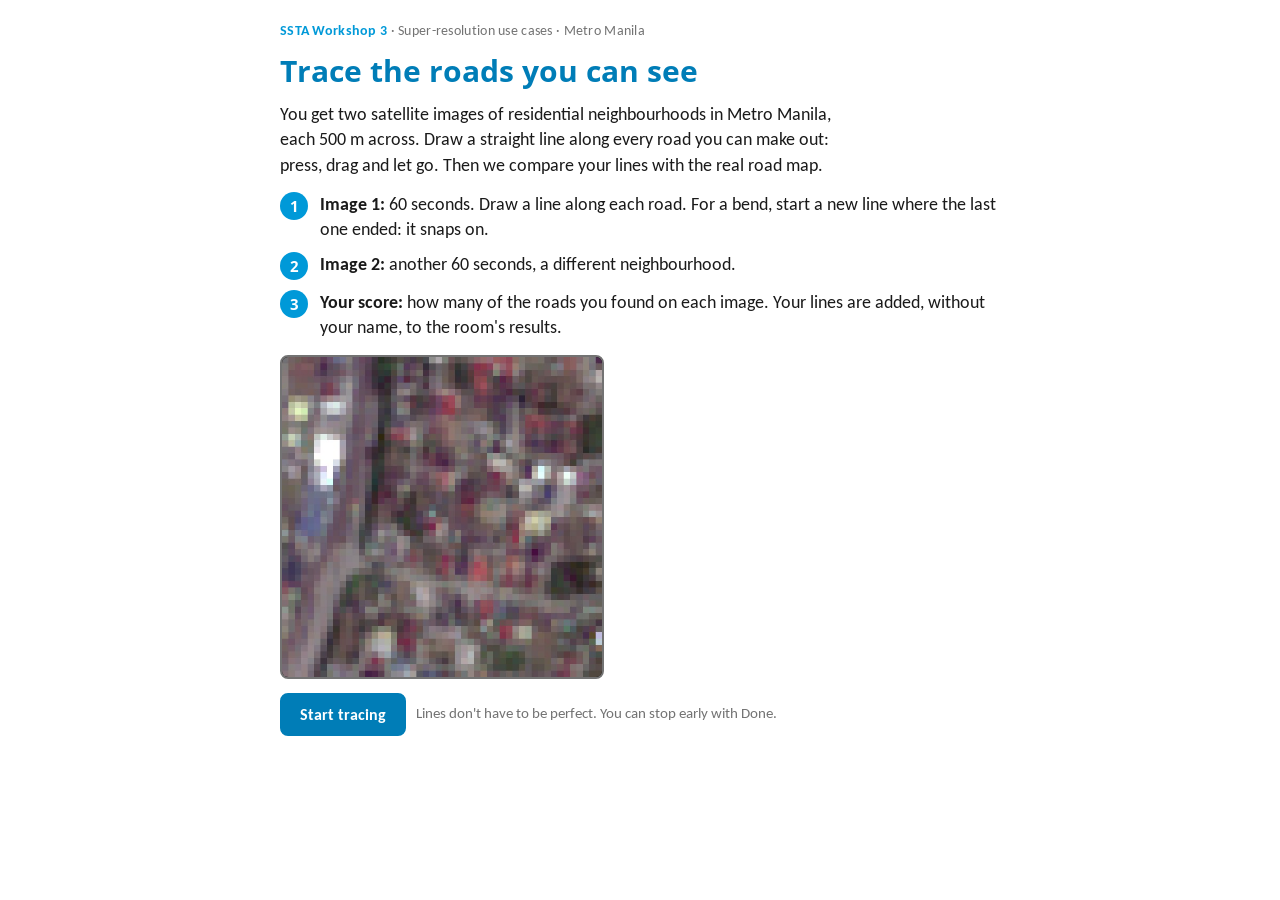
<file: index.html>
<!doctype html>
<html lang="en">
<head>
<meta charset="utf-8">
<meta name="viewport" content="width=device-width,initial-scale=1,viewport-fit=cover">
<title>Trace the Roads · SSTA Workshop 3</title>
<link rel="preconnect" href="https://fonts.googleapis.com">
<link rel="stylesheet" href="https://fonts.googleapis.com/css2?family=Carlito:wght@400;700&family=Open+Sans:wght@700&display=swap">
<link rel="stylesheet" href="style.css">
<style>body { margin: 0; }</style>
</head>
<body>
<div class="wrap">
  <section id="intro">
    <div style="display:flex;flex-direction:column;gap:14px">
      <div class="eyebrow"><b>SSTA Workshop 3</b> · Super-resolution use cases · Metro Manila</div>
      <h1>Trace the roads you can see</h1>
      <p>You get two satellite images of residential neighbourhoods in Metro Manila, each 500 m across. Draw a straight line along every road you can make out: press, drag and let go. Then we compare your lines with the real road map.</p>
      <ol class="steps">
        <li><span><b>Image 1:</b> 60 seconds. Draw a line along each road. For a bend, start a new line where the last one ended: it snaps on.</span></li>
        <li><span><b>Image 2:</b> another 60 seconds, a different neighbourhood.</span></li>
        <li><span><b>Your score:</b> how many of the roads you found on each image. Your lines are added, without your name, to the room's results.</span></li>
      </ol>
      <div class="stage s2" style="max-width:320px"><img id="introImg" alt="Example: a Sentinel-2 image of Metro Manila, enlarged"></div>
      <div class="bar"><button class="go" id="start">Start tracing</button><span class="muted">Lines don't have to be perfect. You can stop early with Done.</span></div>
    </div>
  </section>

  <section id="trace" hidden>
    <div style="display:flex;flex-direction:column;gap:12px">
      <div class="tag"><strong id="tStep">Image 1 of 2</strong><span class="chip" id="tChip"></span></div>
      <div class="stage" id="tStage"><img id="tImg" alt=""><canvas id="tCan" width="600" height="600" aria-label="Drawing area: press, drag and release to draw a straight line along a road"></canvas>
        <div class="scale"><i></i><span>100 m</span></div></div>
      <div class="bar">
        <div class="timer"><div class="track"><b id="tBar"></b></div><span id="tSec">60 s</span></div>
        <button id="undo">Undo</button><button id="clear">Clear</button><button class="go" id="done">Done</button>
      </div>
    </div>
  </section>

  <section id="result" hidden>
    <div style="display:flex;flex-direction:column;gap:16px">
      <div class="eyebrow"><b>Your score</b></div>
      <h2 id="rHead"></h2>
      <div class="cards">
        <div class="card s2"><span class="chip s2" style="align-self:flex-start">Sentinel-2 · 10 m</span><span class="big" id="rBlur"></span><span>of the roads found</span><span class="muted" id="rBlurP"></span></div>
        <div class="card sr"><span class="chip sr" style="align-self:flex-start">Super-resolved · 2.5 m</span><span class="big" id="rSharp"></span><span>of the roads found</span><span class="muted" id="rSharpP"></span></div>
      </div>
      <p>Both images come from the same free Sentinel-2 satellite. The second was super-resolved by our model before you traced it. Below, your lines are drawn on a real high-resolution image of each neighbourhood.</p>
      <div class="legend"><span style="--c:var(--yours)">your lines</span><span style="--c:var(--found)">roads you found</span><span style="--c:var(--missed)">roads you missed</span></div>
      <div class="pair">
        <figure><div class="stage real"><img id="rImg0" alt=""><canvas id="rCan0" width="600" height="600"></canvas></div><figcaption id="rCap0"></figcaption></figure>
        <figure><div class="stage real"><img id="rImg1" alt=""><canvas id="rCan1" width="600" height="600"></canvas></div><figcaption id="rCap1"></figcaption></figure>
      </div>
      <p class="small" id="sent"></p>
      <p class="small">A road counts as found when one of your lines runs within 12 m of it. Driveways and footpaths are left out. Roads: © OpenStreetMap contributors. Real images: Google satellite imagery, averaged to 2.5 m. Sentinel-2: contains modified Copernicus Sentinel data 2025.</p>
      <div class="bar"><button id="again">Trace again</button></div>
    </div>
  </section>
</div>
<script src="areas.js"></script>
<script src="config.js"></script>
<script src="score.js"></script>
<script>
const SECONDS = 60, SNAP = 14, MINLEN = 6;
let plan, cur, strokes = [], active = null, timer, left = 0, results, attempt = 0;
const $ = id => document.getElementById(id);
$("introImg").src = AREAS.A.img.blurry;
let uid; try { uid = localStorage.getItem("ssta-uid"); if (!uid) { uid = Math.random().toString(36).slice(2, 10); localStorage.setItem("ssta-uid", uid); } } catch (e) { uid = Math.random().toString(36).slice(2, 10); }

function newPlan() {
  const first = Math.random() < 0.5 ? "A" : "B";
  return [{ area: first, kind: "blurry" }, { area: first === "A" ? "B" : "A", kind: "sharp" }];
}
function show(id) { for (const s of ["intro", "trace", "result"]) $(s).hidden = s !== id; window.scrollTo(0, 0); }
function begin(i) {
  cur = i; strokes = []; active = null;
  const p = plan[i], s2 = p.kind === "blurry";
  $("tStep").textContent = `Image ${i + 1} of 2`;
  $("tChip").textContent = s2 ? "Sentinel-2 · 10 m pixels, enlarged" : "Super-resolved · 2.5 m pixels";
  $("tChip").className = "chip " + (s2 ? "s2" : "sr");
  $("tStage").className = "stage " + (s2 ? "s2" : "sr");
  $("tImg").src = AREAS[p.area].img[p.kind]; $("tImg").alt = $("tChip").textContent;
  redraw(); left = SECONDS; tick();
  clearInterval(timer); timer = setInterval(() => { left -= 1; tick(); if (left <= 0) finish(); }, 1000);
  show("trace");
}
function tick() { $("tSec").textContent = `${Math.max(left, 0)} s`; $("tBar").style.width = `${100 * Math.max(left, 0) / SECONDS}%`; }
function finish() {
  clearInterval(timer);
  if (active) { if (Math.hypot(active[1][0] - active[0][0], active[1][1] - active[0][1]) >= MINLEN) strokes.push(active); active = null; }
  plan[cur].strokes = strokes;
  if (cur === 0) begin(1); else score();
}
// Straight lines: press = start, drag = preview, release = end. Ends snap to the ends of earlier lines.
const can = $("tCan"), ctx = can.getContext("2d");
function pos(e) { const r = can.getBoundingClientRect(); return [(e.clientX - r.left) * 600 / r.width, (e.clientY - r.top) * 600 / r.height]; }
const clampP = p => [Math.min(600, Math.max(0, p[0])), Math.min(600, Math.max(0, p[1]))];
function snap(p) {
  let best = null, bd = SNAP;
  for (const s of strokes) for (const q of s) { const d = Math.hypot(p[0] - q[0], p[1] - q[1]); if (d < bd) { bd = d; best = q; } }
  return best ? [best[0], best[1]] : p;
}
can.addEventListener("pointerdown", e => { if (left <= 0) return; e.preventDefault(); can.setPointerCapture(e.pointerId);
  const p = snap(clampP(pos(e))); active = [p, p]; redraw(); });
can.addEventListener("pointermove", e => { if (!active) return; active[1] = clampP(pos(e)); redraw(); });
can.addEventListener("pointerup", () => { if (!active) return; const end = snap(active[1]);
  if (Math.hypot(end[0] - active[0][0], end[1] - active[0][1]) >= MINLEN) strokes.push([active[0], end]);
  active = null; redraw(); });
can.addEventListener("pointercancel", () => { active = null; redraw(); });
function redraw() {
  ctx.clearRect(0, 0, 600, 600);
  const all = strokes.concat(active ? [active] : []);
  for (const s of all) { polyline(ctx, s, "rgba(0,0,0,.6)", 8); polyline(ctx, s, css("--trace"), 4); }
  ctx.fillStyle = css("--trace"); ctx.strokeStyle = "rgba(0,0,0,.6)"; ctx.lineWidth = 2;
  for (const s of all) for (const q of s) { ctx.beginPath(); ctx.arc(q[0], q[1], 5, 0, 7); ctx.fill(); ctx.stroke(); }
}
$("undo").onclick = () => { strokes.pop(); redraw(); };
$("clear").onclick = () => { strokes = []; redraw(); };
$("done").onclick = finish;
$("start").onclick = $("again").onclick = () => { plan = newPlan(); attempt += 1; begin(0); };

function send(rs) {
  if (!ENDPOINT) { $("sent").textContent = ""; return; }
  const body = JSON.stringify({ session: SESSION, id: uid, attempt, plan: rs.map(r => ({ area: r.area, kind: r.kind,
    recall: +r.recall.toFixed(4), precision: r.precision === null ? null : +r.precision.toFixed(4),
    lines: r.strokes.map(s => s.flat().map(Math.round)) })) });
  $("sent").textContent = "Sending your lines to the room…";
  const go = k => fetch(ENDPOINT, { method: "POST", mode: "no-cors", headers: { "Content-Type": "text/plain;charset=utf-8" }, body, keepalive: true })
    .then(() => { $("sent").textContent = "Your lines were added to the room's results."; })
    .catch(() => { if (k < 3) setTimeout(() => go(k + 1), 2000 * (k + 1)); else $("sent").textContent = "Could not reach the results board. Your score above still counts."; });
  go(0);
}
function score() {
  results = plan.map(p => ({ ...p, ...evaluate(p.area, p.strokes) }));
  const [b, s] = results;
  $("rBlur").textContent = pct(b.recall); $("rSharp").textContent = pct(s.recall);
  const prec = r => r.precision === null ? "You drew no lines." : `${pct(r.precision)} of your lines were on a real road.`;
  $("rBlurP").textContent = prec(b); $("rSharpP").textContent = prec(s);
  const ratio = b.recall > 0.005 ? s.recall / b.recall : null;
  $("rHead").textContent = s.recall > b.recall
    ? (ratio && ratio >= 1.5 ? `You found ${ratio.toFixed(1)} times as many roads on the super-resolved image` : "You found more roads on the super-resolved image")
    : "You found as many roads on the blurry image. Try again, slowly?";
  results.forEach((r, i) => {
    $("rImg" + i).src = AREAS[r.area].img.real; $("rImg" + i).alt = "Real high-resolution image of the same neighbourhood";
    $("rCap" + i).innerHTML = `<b>Traced on ${r.kind === "blurry" ? "Sentinel-2" : "the super-resolved image"}</b> · drawn on the real image`;
    const c = $("rCan" + i).getContext("2d"); c.clearRect(0, 0, 600, 600);
    const shown = r.segs.filter(([, , ok, m]) => m || ok);   // outlines first, then colours, so the pieces join up
    for (const [p, q, ok] of shown) polyline(c, [p, q], "rgba(0,0,0,.45)", ok ? 9 : 5);
    for (const [p, q, ok] of shown) polyline(c, [p, q], ok ? css("--found") : css("--missed"), ok ? 6 : 3);
    for (const st of r.strokes) { polyline(c, st, "rgba(0,0,0,.6)", 5); polyline(c, st, css("--yours"), 2.5); }
  });
  show("result"); send(results);
}
</script>
</body>
</html>
</file>
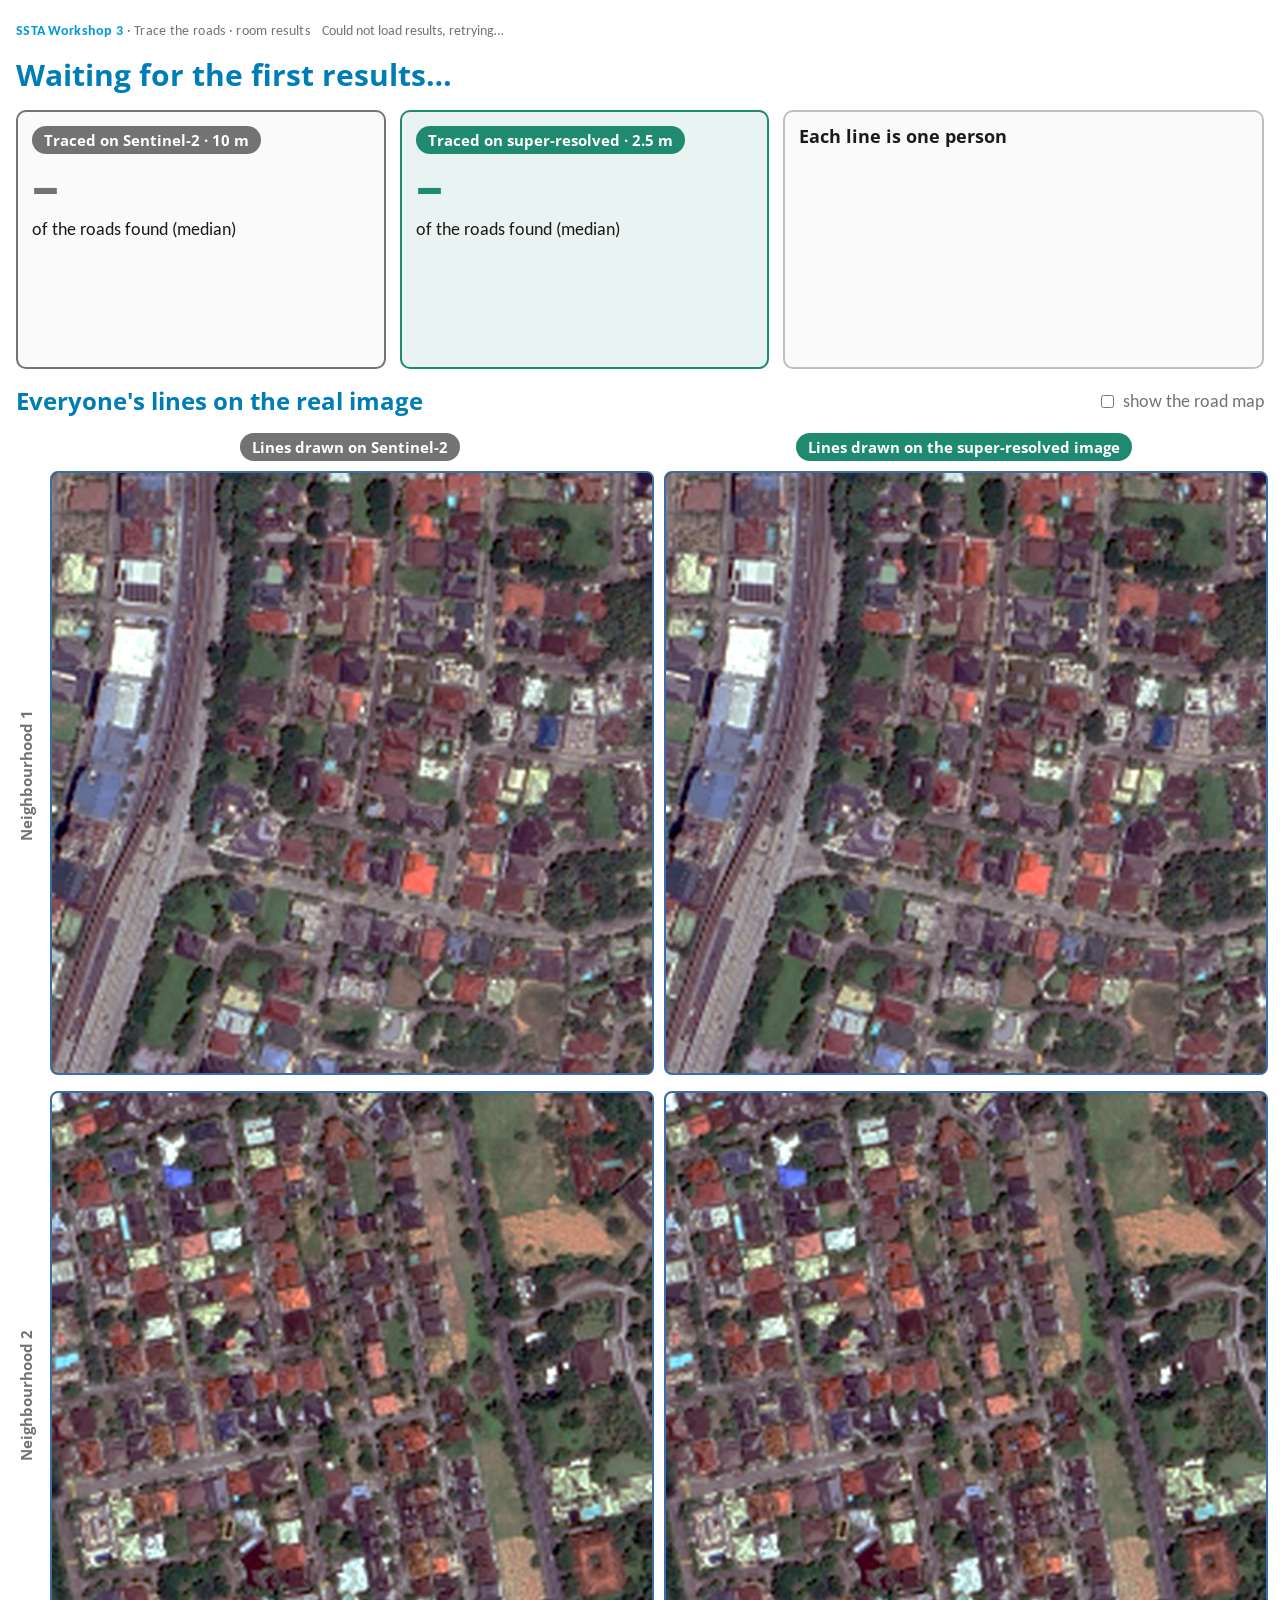
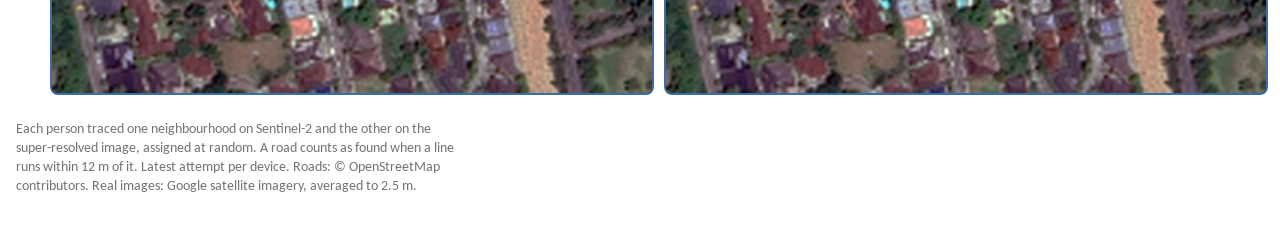
<file: results.html>
<!doctype html>
<html lang="en">
<head>
<meta charset="utf-8">
<meta name="viewport" content="width=device-width,initial-scale=1,viewport-fit=cover">
<title>Room Results · Trace the Roads</title>
<link rel="preconnect" href="https://fonts.googleapis.com">
<link rel="stylesheet" href="https://fonts.googleapis.com/css2?family=Carlito:wght@400;700&family=Open+Sans:wght@700&display=swap">
<link rel="stylesheet" href="style.css">
<style>
body { margin: 0; }
.top { display: grid; grid-template-columns: minmax(0, 1fr) minmax(0, 1fr) minmax(0, 1.3fr); gap: 14px; }
.card .big { font-size: 3.4rem; }
.card.n .big { color: var(--title); }
.maps { display: grid; grid-template-columns: auto minmax(0, 1fr) minmax(0, 1fr); gap: 10px 14px; align-items: center; }
.maps .rowlab { writing-mode: vertical-rl; transform: rotate(180deg); font: 700 .95rem var(--head); color: var(--muted); }
.maps .collab { text-align: center; }
.stage.map { max-width: none; }
svg text { font-family: var(--body); }
.status { display: flex; flex-wrap: wrap; gap: 12px; align-items: center; }
.demo { background: var(--trace); color: #000; font-weight: 700; padding: 2px 10px; border-radius: 6px; }
label { display: inline-flex; gap: 6px; align-items: center; color: var(--muted); }
@media (max-width: 900px) { .top { grid-template-columns: 1fr 1fr; } .top .slope { grid-column: 1 / -1; } }
@media (max-width: 560px) { .top { grid-template-columns: 1fr; } .maps { grid-template-columns: minmax(0, 1fr) minmax(0, 1fr); } .maps .rowlab, .maps .sp { display: none; } }
</style>
</head>
<body>
<div class="wrap wide">
  <div class="status"><span class="eyebrow"><b>SSTA Workshop 3</b> · Trace the roads · room results</span><span class="demo" id="demo" hidden>Demo data</span>
    <span class="small" id="stamp"></span></div>
  <h1 id="head">Waiting for the first results…</h1>
  <div class="top">
    <div class="card s2"><span class="chip s2" style="align-self:flex-start">Traced on Sentinel-2 · 10 m</span><span class="big" id="mS2">–</span><span>of the roads found (median)</span></div>
    <div class="card sr"><span class="chip sr" style="align-self:flex-start">Traced on super-resolved · 2.5 m</span><span class="big" id="mSR">–</span><span>of the roads found (median)</span></div>
    <div class="card slope"><h3 id="slopeHead">Each line is one person</h3><svg id="slope" viewBox="0 0 420 190" role="img" aria-label="Share of roads found by each person on Sentinel-2 and on the super-resolved image"></svg></div>
  </div>
  <div class="bar"><h2 style="flex:1 1 auto">Everyone's lines on the real image</h2>
    <label><input type="checkbox" id="osm"> show the road map</label></div>
  <div class="maps" id="maps">
    <span class="sp"></span><div class="collab"><span class="chip s2">Lines drawn on Sentinel-2</span></div><div class="collab"><span class="chip sr">Lines drawn on the super-resolved image</span></div>
  </div>
  <p class="small">Each person traced one neighbourhood on Sentinel-2 and the other on the super-resolved image, assigned at random. A road counts as found when a line runs within 12 m of it. Latest attempt per device. Roads: © OpenStreetMap contributors. Real images: Google satellite imagery, averaged to 2.5 m.</p>
</div>
<script src="areas.js"></script>
<script src="config.js"></script>
<script src="score.js"></script>
<script>
const $ = id => document.getElementById(id);
const DEMO = !ENDPOINT || new URLSearchParams(location.search).has("demo");
const AREA_NAME = { A: "Neighbourhood 1", B: "Neighbourhood 2" };
const cans = {};
for (const a of ["A", "B"]) {
  const lab = document.createElement("span"); lab.className = "rowlab"; lab.textContent = AREA_NAME[a]; $("maps").appendChild(lab);
  for (const k of ["blurry", "sharp"]) {
    const f = document.createElement("figure");
    f.innerHTML = `<div class="stage real map"><img alt="Real high-resolution image, ${AREA_NAME[a]}" src="${AREAS[a].img.real}"><canvas width="600" height="600"></canvas></div><figcaption></figcaption>`;
    $("maps").appendChild(f); cans[a + k] = { c: f.querySelector("canvas"), cap: f.querySelector("figcaption") };
  }
}
function demoRows(n = 24) {   // simulated room: road pieces found with lower odds on Sentinel-2
  const rows = [];
  for (let i = 0; i < n; i++) {
    const first = i % 2 ? "A" : "B", plan = [{ area: first, kind: "blurry" }, { area: first === "A" ? "B" : "A", kind: "sharp" }];
    for (const p of plan) {
      const odds = p.kind === "blurry" ? 0.08 + 0.12 * Math.random() : 0.35 + 0.3 * Math.random();
      const j = () => (Math.random() - .5) * (p.kind === "blurry" ? 22 : 8);
      p.lines = AREAS[p.area].roads.filter(r => r.m && Math.random() < odds).map(r => [r.p[0][0] + j(), r.p[0][1] + j(), r.p.at(-1)[0] + j(), r.p.at(-1)[1] + j()]);
      if (p.kind === "blurry") for (let k = 0; k < 4; k++) p.lines.push([600 * Math.random(), 600 * Math.random(), 600 * Math.random(), 600 * Math.random()].map(Math.round));
    }
    rows.push({ id: "demo" + i, attempt: 1, plan });
  }
  return rows;
}
let rows = [];
async function load() {
  if (DEMO) { if (!rows.length) rows = demoRows(); return; }
  const r = await fetch(`${ENDPOINT}?session=${encodeURIComponent(SESSION)}&t=${Date.now()}`);
  rows = await r.json();
}
const median = a => { if (!a.length) return null; const s = [...a].sort((x, y) => x - y), m = s.length >> 1; return s.length % 2 ? s[m] : (s[m - 1] + s[m]) / 2; };
function render() {
  const latest = new Map(); for (const r of rows) latest.set(r.id, r);         // rows arrive in time order: keep each device's last attempt
  const people = [...latest.values()].filter(r => Array.isArray(r.plan) && r.plan.length === 2).map(r => {
    const p = r.plan.map(q => { const lines = (q.lines || []).map(l => [[l[0], l[1]], [l[2], l[3]]]); return { ...q, lines, recall: evaluate(q.area, lines).recall }; });
    return { b: p.find(q => q.kind === "blurry"), s: p.find(q => q.kind === "sharp") };
  }).filter(x => x.b && x.s);
  const n = people.length;
  $("demo").hidden = !DEMO;
  $("stamp").textContent = DEMO ? "Preview with simulated people. Add the results link in config.js for the real room." : `Session "${SESSION}" · updated ${new Date().toLocaleTimeString()}`;
  if (!n) { $("head").textContent = "Waiting for the first results…"; return; }
  const mb = median(people.map(x => x.b.recall)), ms = median(people.map(x => x.s.recall));
  const more = people.filter(x => x.s.recall > x.b.recall).length;
  $("mS2").textContent = pct(mb); $("mSR").textContent = pct(ms);
  $("head").textContent = mb > 0.005 && ms / mb >= 1.5
    ? `${n} people traced: they found ${(ms / mb).toFixed(1)} times as many roads on the super-resolved image`
    : `${n} people traced: ${more} of them found more roads on the super-resolved image`;
  $("slopeHead").textContent = `${more} of ${n} found more roads on the super-resolved image`;
  // slope chart
  const W = 420, H = 190, x0 = 110, x1 = 310, y = v => 170 - 150 * v, g = [];
  for (const v of [0, .5, 1]) g.push(`<line x1="${x0 - 10}" x2="${x1 + 10}" y1="${y(v)}" y2="${y(v)}" stroke="#e6e6e6"/><text x="${x0 - 16}" y="${y(v) + 5}" text-anchor="end" font-size="14" fill="#737373">${v * 100}%</text>`);
  g.push(`<text x="${x0}" y="188" text-anchor="middle" font-size="14" fill="#737373">Sentinel-2</text><text x="${x1}" y="188" text-anchor="middle" font-size="14" fill="#1f8a70">Super-resolved</text>`);
  for (const p of people) g.push(`<line x1="${x0}" y1="${y(p.b.recall)}" x2="${x1}" y2="${y(p.s.recall)}" stroke="${p.s.recall > p.b.recall ? "#1f8a70" : "#bfbfbf"}" stroke-opacity=".55" stroke-width="2"/>`
    + `<circle cx="${x0}" cy="${y(p.b.recall)}" r="4" fill="#737373"/><circle cx="${x1}" cy="${y(p.s.recall)}" r="4" fill="#1f8a70"/>`);
  g.push(`<line x1="${x0}" y1="${y(mb)}" x2="${x1}" y2="${y(ms)}" stroke="#007db7" stroke-width="5"/><text x="${x1 + 14}" y="${y(ms) + 5}" font-size="14" font-weight="700" fill="#007db7">median</text>`);
  $("slope").innerHTML = g.join("");
  // overlays
  const showRoads = $("osm").checked;
  for (const a of ["A", "B"]) for (const k of ["blurry", "sharp"]) {
    const { c, cap } = cans[a + k], ctx = c.getContext("2d"); ctx.clearRect(0, 0, 600, 600);
    if (showRoads) for (const r of AREAS[a].roads) if (r.m) polyline(ctx, r.p, "rgba(233,83,43,.85)", 3);
    const here = people.map(x => x.b.area === a && k === "blurry" ? x.b : x.s.area === a && k === "sharp" ? x.s : null).filter(Boolean);
    const alpha = Math.max(.12, Math.min(.6, 3 / Math.max(1, here.length)));
    for (const q of here) for (const l of q.lines) { polyline(ctx, l, `rgba(0,0,0,${alpha * .6})`, 6); polyline(ctx, l, `rgba(253,181,21,${alpha + .2})`, 3); }
    cap.innerHTML = here.length ? `<b>${here.length} people</b> · median ${pct(median(here.map(q => q.recall)))} of the roads found` : "nobody yet";
  }
}
$("osm").onchange = render;
async function cycle() { try { await load(); render(); } catch (e) { $("stamp").textContent = "Could not load results, retrying…"; } }
cycle(); if (!DEMO) setInterval(cycle, 5000);
</script>
</body>
</html>
</file>
<file: style.css>
/* SSTA workshop look: white page, ADB-blue Segoe UI headings, Calibri body, light-grey rounded cards,
   green = our model, blue = real image, grey = Sentinel-2 (same colours as the slides). Single light look. */
:root {
  --page: #ffffff;
  --ink: #1a1a1a;
  --muted: #737373;
  --title: #007db7;       /* slide titles */
  --brand: #0099d8;       /* theme dark 2 */
  --wash: #c6ecfb;        /* section-divider background */
  --card: #fafafa;
  --card-edge: #bfbfbf;
  --model: #1f8a70;       /* our model */
  --model-fill: #e9f3f1;
  --real: #3a6ea5;        /* real high-resolution image */
  --s2: #737373;          /* Sentinel-2 */
  --trace: #fdb515;       /* participant's lines while tracing (theme accent 5) */
  --found: #8dc63f;       /* roads found (theme accent 3, bright enough on imagery) */
  --missed: #e9532b;      /* roads missed (theme accent 6) */
  --yours: #ffffff;
  --head: "Segoe UI", "Open Sans", system-ui, -apple-system, sans-serif;
  --body: Calibri, Carlito, "Segoe UI", system-ui, sans-serif;
  color-scheme: light;
}
html, body { min-height: 100%; }
body { background: var(--page); color: var(--ink); font-family: var(--body); font-size: 18px; line-height: 1.4; }
.wrap { max-width: 720px; margin: 0 auto; padding-block: 20px 40px;
  padding-left: max(16px, env(safe-area-inset-left, 0px)); padding-right: max(16px, env(safe-area-inset-right, 0px));
  display: flex; flex-direction: column; gap: 18px; }
.wrap.wide { max-width: 1280px; }
h1, h2, h3 { font-family: var(--head); font-weight: 700; color: var(--title); line-height: 1.15; margin: 0; text-wrap: balance; }
h1 { font-size: 1.85rem; }
h2 { font-size: 1.5rem; }
h3 { font-size: 1.1rem; color: var(--ink); }
p { margin: 0; max-width: 64ch; }
.eyebrow { font-size: .9rem; color: var(--muted); letter-spacing: .02em; }
.eyebrow b { color: var(--brand); }
.muted { color: var(--muted); font-size: .95rem; }
.small { font-size: .85rem; color: var(--muted); }
.steps { display: grid; gap: 10px; padding: 0; margin: 0; list-style: none; counter-reset: s; }
.steps li { display: grid; grid-template-columns: 30px 1fr; gap: 10px; align-items: start; }
.steps li::before { counter-increment: s; content: counter(s); font: 700 .95rem var(--head); color: #fff; background: var(--brand);
  width: 28px; height: 28px; border-radius: 50%; display: grid; place-items: center; }
.stage { position: relative; width: 100%; max-width: 640px; aspect-ratio: 1; border-radius: 8px; overflow: hidden; background: #000;
  border: 2px solid var(--card-edge); }
.stage.s2 { border-color: var(--s2); } .stage.sr { border-color: var(--model); } .stage.real { border-color: var(--real); }
.stage img, .stage canvas { position: absolute; inset: 0; width: 100%; height: 100%; }
.stage canvas { touch-action: none; cursor: crosshair; }
.scale { position: absolute; left: 10px; bottom: 10px; width: 100%; display: flex; flex-direction: column; gap: 3px; font-size: .8rem; color: #fff;
  text-shadow: 0 1px 2px #000; pointer-events: none; }
.scale i { display: block; width: 20%; height: 4px; background: #fff; box-shadow: 0 1px 2px #000; }
.bar { display: flex; flex-wrap: wrap; gap: 10px; align-items: center; }
.timer { flex: 1 1 180px; min-width: 0; display: flex; align-items: center; gap: 10px; font-variant-numeric: tabular-nums; font-weight: 700; }
.track { flex: 1; height: 10px; background: #e6e6e6; border-radius: 5px; overflow: hidden; }
.track b { display: block; height: 100%; width: 100%; background: var(--brand); transition: width .25s linear; }
button { font: 700 1rem var(--body); border-radius: 8px; padding: 10px 18px; border: 2px solid var(--card-edge); background: #fff; color: var(--ink); cursor: pointer; }
button.go { background: var(--title); border-color: var(--title); color: #fff; }
button:focus-visible { outline: 3px solid var(--trace); outline-offset: 2px; }
button:disabled { opacity: .5; cursor: default; }
.chip { display: inline-flex; align-items: center; gap: 8px; font: 700 .95rem var(--head); padding: 4px 12px; border-radius: 999px; color: #fff; }
.chip.s2 { background: var(--s2); } .chip.sr { background: var(--model); } .chip.real { background: var(--real); }
.tag { display: flex; flex-wrap: wrap; gap: 10px; align-items: center; }
.tag strong { font: 700 1.15rem var(--head); color: var(--title); }
.cards { display: grid; grid-template-columns: 1fr 1fr; gap: 12px; }
.card { background: var(--card); border: 2px solid var(--card-edge); border-radius: 10px; padding: 14px; display: flex; flex-direction: column; gap: 4px; min-width: 0; }
.card.s2 { border-color: var(--s2); } .card.sr { border-color: var(--model); background: var(--model-fill); }
.big { font: 700 3rem/1 var(--head); font-variant-numeric: tabular-nums; }
.card.s2 .big { color: var(--s2); } .card.sr .big { color: var(--model); }
.legend { display: flex; flex-wrap: wrap; gap: 16px; font-size: .95rem; color: var(--muted); }
.legend span::before { content: ""; display: inline-block; width: 20px; height: 5px; border-radius: 2px; margin-right: 6px; vertical-align: middle;
  background: var(--c); box-shadow: 0 0 0 1px rgba(0,0,0,.35); }
.pair { display: grid; grid-template-columns: 1fr 1fr; gap: 12px; }
figure { margin: 0; display: flex; flex-direction: column; gap: 6px; min-width: 0; }
figcaption { font-size: .95rem; color: var(--muted); }
figcaption b { color: var(--ink); }
.note { background: var(--wash); border-radius: 10px; padding: 12px 14px; }
@media (max-width: 560px) { .pair, .cards { grid-template-columns: 1fr; } h1 { font-size: 1.6rem; } }
@media (prefers-reduced-motion: reduce) { .track b { transition: none; } }
</file>
